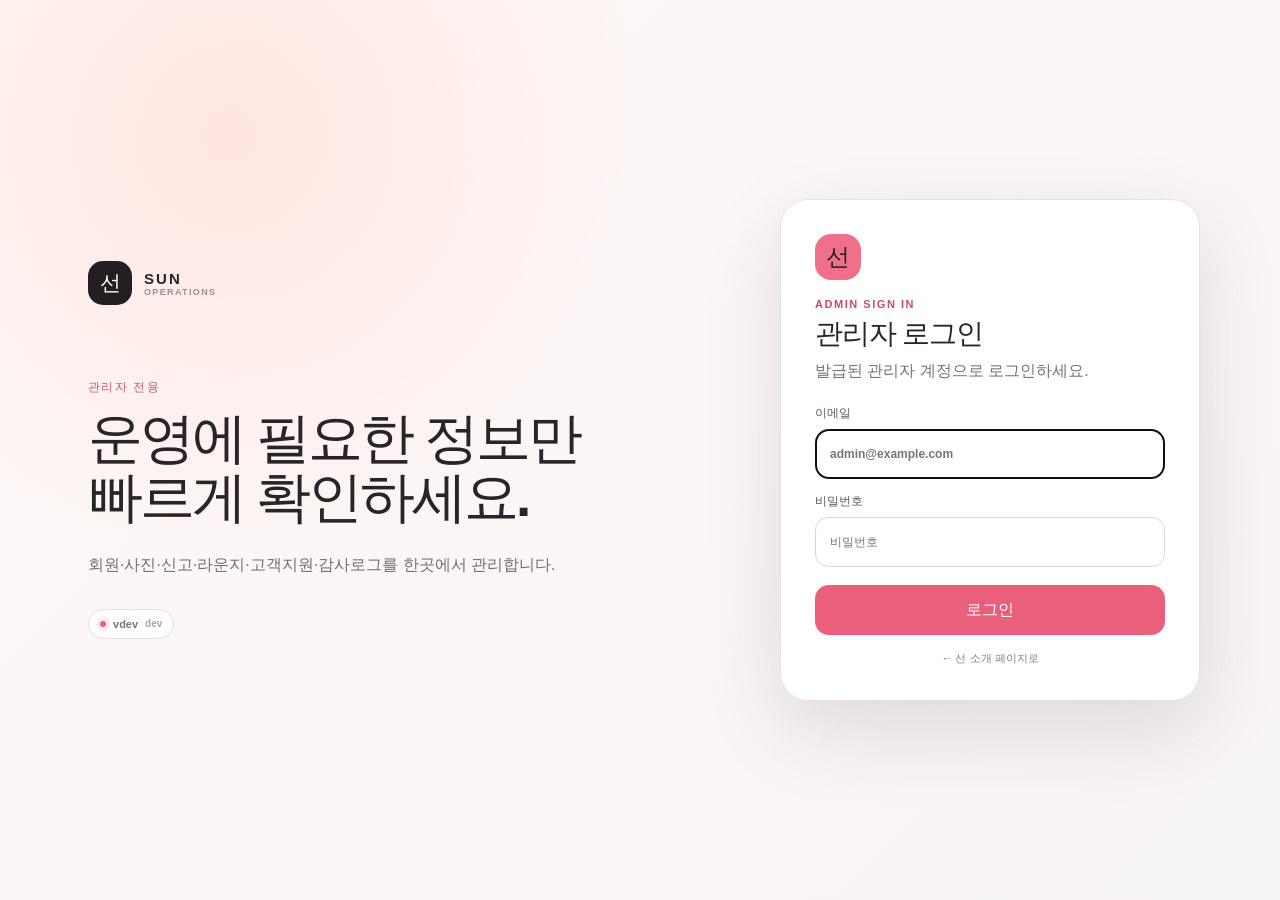
<file: admin/index.html>
<!doctype html>
<html lang="ko">
<head><meta charset="UTF-8"><meta name="viewport" content="width=device-width,initial-scale=1.0"><title>결 관리자</title>  <script type="module" crossorigin src="/admin/assets/index-DH90ZMSg.js"></script>
  <link rel="stylesheet" crossorigin href="/admin/assets/index-vxrM7e3h.css">
</head>
<body><div id="root"></div></body>
</html>
</file>
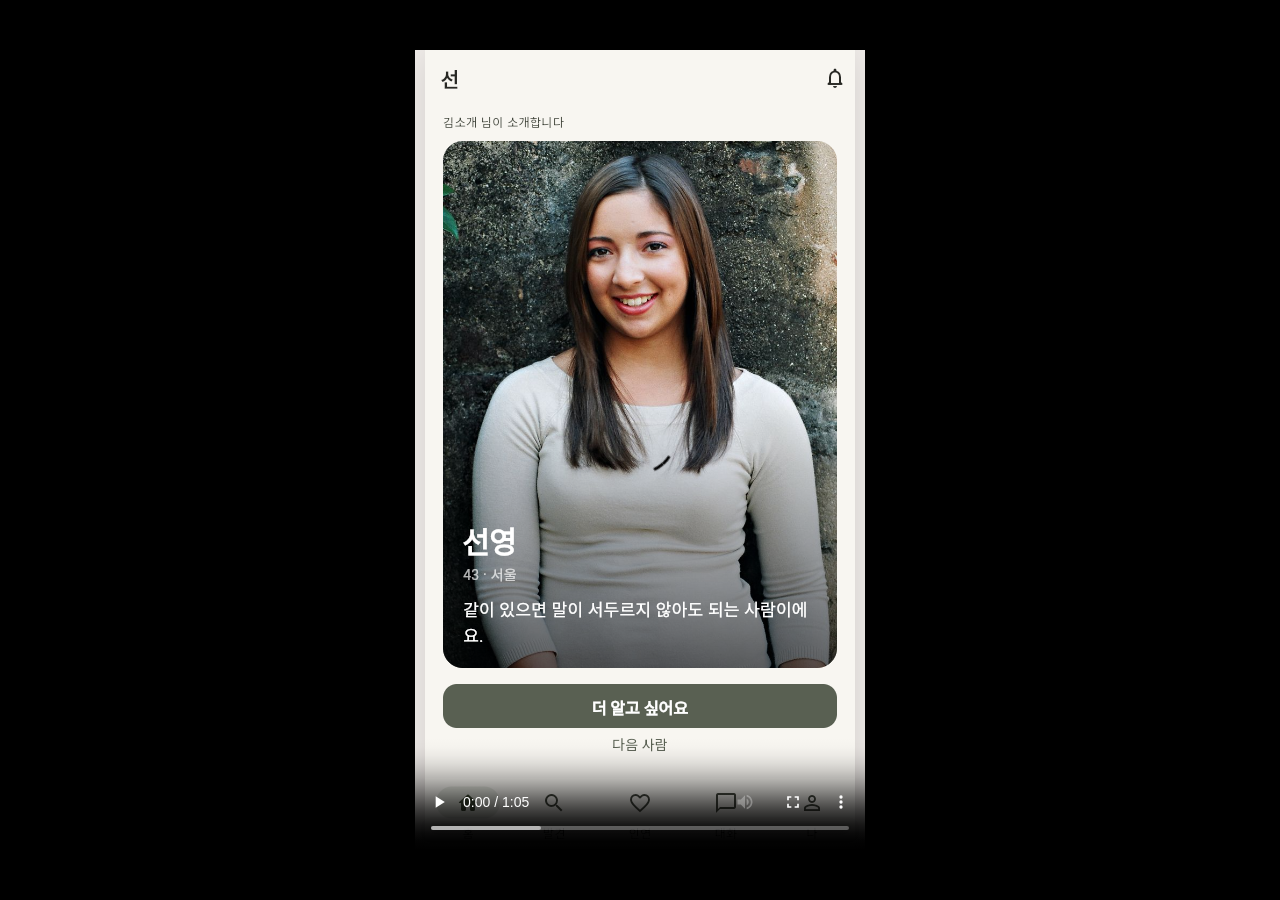
<file: demo/index.html>
<!doctype html>
<html lang="ko">
<head>
  <meta charset="utf-8">
  <meta name="viewport" content="width=device-width,initial-scale=1,viewport-fit=cover">
  <title>SUN Demo</title>
  <style>
    html,body{margin:0;background:#000;color:#fff;height:100%;font-family:-apple-system,BlinkMacSystemFont,"Noto Sans KR",sans-serif}
    body{display:flex;align-items:center;justify-content:center}
    video{width:min(100vw,450px);max-height:100vh;background:#000;object-fit:contain}
  </style>
</head>
<body>
  <video controls autoplay playsinline preload="metadata" poster="./sun-investor-demo.png">
    <source src="./sun-investor-demo.webm" type="video/webm">
  </video>
</body>
</html>
</file>
<file: admin/assets/index-vxrM7e3h.css>
:root{font-family:Pretendard,-apple-system,BlinkMacSystemFont,Segoe UI,sans-serif;color:#29242a;background:#f7f5f7;font-synthesis:none}*{box-sizing:border-box}body{margin:0}button,input{font:inherit}button{cursor:pointer}.shell{display:grid;grid-template-columns:248px minmax(0,1fr);min-height:100vh}aside{position:sticky;top:0;height:100vh;background:#221d23;color:#fff;padding:24px 18px;display:flex;flex-direction:column}.brand{display:flex;align-items:center;gap:12px;padding:4px 8px 28px}.brand>span,.login-mark{display:grid;place-items:center;width:46px;height:46px;border-radius:16px;background:#f06f8b;font-size:24px;font-weight:900}.brand div{display:grid}.brand small{color:#a99fa9;font-size:10px;letter-spacing:1.4px;margin-top:3px}nav{display:grid;gap:6px}nav button,.logout{border:0;background:transparent;color:#c9c0c9;border-radius:12px;padding:12px 14px;text-align:left;display:flex;gap:12px;align-items:center}nav button:hover,nav button.active{background:#3a3039;color:#fff}nav button.active{box-shadow:inset 3px 0 #f06f8b}.logout{margin-top:auto;border:1px solid #4c414b}main{padding:34px;min-width:0}header{display:flex;justify-content:space-between;align-items:center;margin-bottom:26px}.eyebrow{color:#8c818c;margin:0 0 5px;font-size:13px}h1,h2{margin:0;letter-spacing:-.6px}header h1{font-size:30px}.refresh,.search button,.actions button,.row-actions button,.photo-card button{border:1px solid #ded7df;background:#fff;border-radius:11px;min-height:40px;padding:0 14px}.primary{background:#e95f7c!important;color:#fff!important;border-color:#e95f7c!important}.alert{display:flex;justify-content:space-between;align-items:center;background:#fff0f2;color:#9e2440;border:1px solid #ffc7d2;padding:13px 16px;border-radius:13px;margin-bottom:18px}.alert button{border:0;background:transparent;font-size:20px}.metrics{display:grid;grid-template-columns:repeat(4,minmax(0,1fr));gap:14px}.metrics button{background:#fff;border:1px solid #e9e3e9;border-radius:20px;padding:20px;text-align:left;min-height:150px}.metrics span,.metrics small{display:block;color:#7d727d}.metrics strong{display:block;font-size:34px;margin:14px 0}.panel{margin-top:18px;background:linear-gradient(135deg,#fff,#fff4f6);border:1px solid #eadfe3;border-radius:22px;padding:26px;display:flex;justify-content:space-between;gap:40px}.panel p:last-child{max-width:560px;line-height:1.65;color:#665e66}.search{display:flex;gap:8px;margin-bottom:18px}.search input{width:min(420px,100%);min-height:44px;border:1px solid #dcd5dc;border-radius:12px;padding:0 14px;background:#fff}.loading,.empty{min-height:360px;display:grid;place-content:center;text-align:center;color:#887e88;background:#fff;border:1px solid #e9e3e9;border-radius:20px}.empty strong{color:#3d363d;font-size:18px}.empty span{margin-top:8px}.photo-grid{display:grid;grid-template-columns:repeat(4,minmax(0,1fr));gap:16px}.photo-card{background:#fff;border:1px solid #e8e1e8;border-radius:18px;padding:12px;overflow:hidden}.photo-card img{width:100%;aspect-ratio:3/4;object-fit:cover;border-radius:12px;background:#eee}.photo-card>div:not(.actions){display:flex;justify-content:space-between;margin-top:12px}.photo-card p{min-height:42px;color:#7b717b;font-size:13px}.actions,.row-actions{display:flex;gap:7px}.actions button{flex:1}.table-wrap{background:#fff;border:1px solid #e8e2e8;border-radius:18px;overflow:auto}table{width:100%;border-collapse:collapse;min-width:850px}th,td{text-align:left;padding:14px 15px;border-bottom:1px solid #eee9ee;vertical-align:middle}th{font-size:12px;color:#7b727b;background:#fbfafb}td{font-size:14px}.status{display:inline-block;padding:4px 8px;border-radius:999px;background:#eee;font-size:11px;font-weight:800}.status-active,.status-resolved,.status-verified{background:#e4f7ed;color:#187443}.status-open,.status-pending,.status-review{background:#fff2d5;color:#8b5c00}.status-suspended,.status-rejected{background:#ffe3e8;color:#a92b48}.truncate{display:block;max-width:260px;white-space:nowrap;overflow:hidden;text-overflow:ellipsis}.muted{color:#aaa}code{font-size:11px;display:block;max-width:300px;white-space:nowrap;overflow:hidden;text-overflow:ellipsis}.login-page{min-height:100vh;display:grid;place-items:center;background:radial-gradient(circle at top,#ffe4ea,#f7f5f7 55%);padding:20px}.login-card{width:min(430px,100%);background:#fff;border:1px solid #eadfe4;border-radius:28px;padding:34px;box-shadow:0 24px 80px #4b2b361f}.login-card h1{margin-top:22px}.login-card>p{color:#796f79}.login-card label{display:grid;gap:7px;margin:24px 0 16px;font-weight:700}.login-card input{min-height:50px;border:1px solid #dcd4dc;border-radius:13px;padding:0 14px}.login-card>button{width:100%;min-height:50px;border:0;border-radius:14px;font-weight:800}@media(max-width:1100px){.metrics,.photo-grid{grid-template-columns:repeat(2,1fr)}}@media(max-width:760px){.shell{grid-template-columns:1fr}aside{position:static;height:auto;padding:14px}.brand{padding-bottom:12px}nav{display:flex;overflow:auto}nav button{white-space:nowrap}.logout{display:none}main{padding:20px}.panel{display:block}.photo-grid{grid-template-columns:1fr}.metrics{grid-template-columns:1fr 1fr}}.modal-backdrop{position:fixed;top:0;right:0;bottom:0;left:0;z-index:50;background:#1812188f;display:grid;place-items:center;padding:24px}.conversation{width:min(680px,100%);max-height:min(760px,90vh);background:#fff;border-radius:24px;box-shadow:0 30px 90px #140a1247;display:flex;flex-direction:column;overflow:hidden}.conversation-head{padding:22px 24px 18px;border-bottom:1px solid #eee7ed;display:flex;justify-content:space-between;align-items:flex-start}.conversation-head button{border:0;background:#f5f1f4;border-radius:99px;width:38px;height:38px;font-size:23px}.message-list{padding:20px;overflow:auto;display:grid;gap:12px}.message{max-width:82%;padding:13px 15px;border-radius:18px;background:#f4f0f4}.message-admin{justify-self:end;background:#ffe7ed}.message strong{font-size:12px}.message p{margin:5px 0 8px;white-space:pre-wrap;line-height:1.5}.message time{font-size:10px;color:#887e88}.empty.compact{min-height:180px;border:0}.cell-sub{display:block;color:#8a8088;font-size:11px;margin-top:3px}.preview-button{border-color:#f0a0b2!important;color:#b82d50!important;background:#fff7f9!important;font-weight:800}.preview-backdrop{place-items:stretch;padding:18px}.preview-dialog{background:#f8f6f8;border-radius:26px;box-shadow:0 30px 100px #140a1259;display:flex;flex-direction:column;overflow:hidden}.preview-head{display:flex;justify-content:space-between;align-items:center;padding:20px 24px;background:#fff;border-bottom:1px solid #e9e2e8}.preview-layout{display:grid;grid-template-columns:minmax(280px,360px) minmax(420px,1fr);grid-template-rows:auto 1fr;gap:18px;padding:18px;overflow:auto}.preview-notice{background:#2b242b;color:#fff;border-radius:20px;padding:20px;display:grid;gap:8px;align-content:start}.preview-notice span{color:#d0c8cf;line-height:1.55}.preview-notice small{color:#ffb3c3}.preview-alert{grid-column:1;margin:0}.phone-frame{grid-row:1/span 2;grid-column:2;width:min(520px,100%);justify-self:center;background:#fff;border:10px solid #2d272d;border-radius:42px;box-shadow:0 28px 70px #23171f2e;overflow:hidden;min-height:720px;display:flex;flex-direction:column}.phone-top{display:flex;align-items:center;gap:12px;padding:20px 18px 14px;background:linear-gradient(135deg,#ffe5eb,#fff)}.phone-top>span{display:grid;place-items:center;width:42px;height:42px;border-radius:15px;background:#e95f7c;color:#fff;font-weight:900;font-size:21px}.phone-top div{display:grid;flex:1}.phone-top small{color:#7d737c}.phone-top i{font-style:normal;font-size:11px;font-weight:800;background:#2d272d;color:#fff;padding:6px 9px;border-radius:99px}.phone-tabs{display:grid;grid-template-columns:repeat(5,1fr);border-bottom:1px solid #eee7ed}.phone-tabs button{border:0;background:#fff;padding:13px 4px;color:#817780;font-size:12px}.phone-tabs button.active{color:#d94367;font-weight:900;border-bottom:3px solid #e95f7c}.phone-content{flex:1;overflow:auto;background:#fbf9fb;padding:14px}.preview-home{display:grid;gap:14px}.profile-hero{background:#fff;border:1px solid #eee7ed;border-radius:22px;padding:14px;display:flex;gap:14px}.profile-hero img,.avatar-fallback{width:112px;height:144px;object-fit:cover;border-radius:18px;background:#f1e8ed}.avatar-fallback{display:grid;place-items:center;font-size:38px;font-weight:900;color:#c54a69}.profile-hero div:last-child{display:flex;flex-direction:column;align-items:flex-start}.profile-hero strong{font-size:21px}.profile-hero span{font-size:12px;color:#817780;margin:4px 0 10px}.profile-hero p{line-height:1.5;margin:0}.mini-metrics{display:grid;grid-template-columns:repeat(4,1fr);gap:8px}.mini-metrics div{background:#fff;border:1px solid #eee7ed;border-radius:16px;padding:13px 8px;text-align:center}.mini-metrics strong,.mini-metrics span{display:block}.mini-metrics strong{font-size:20px}.mini-metrics span{font-size:10px;color:#857b84;margin-top:4px}.preview-section{background:linear-gradient(135deg,#fff0f4,#fff);border:1px solid #f0d7df;border-radius:18px;padding:18px}.preview-section h3,.preview-section p{margin:0}.preview-section p{margin-top:8px;line-height:1.55;color:#6f666e}.preview-cards{display:grid;gap:10px}.preview-cards h3{margin:2px 0 4px}.preview-cards article{background:#fff;border:1px solid #eee7ed;border-radius:18px;overflow:hidden;display:flex}.preview-cards article>img{width:112px;height:138px;object-fit:cover}.preview-cards article>div{padding:14px;display:grid;gap:5px;align-content:center}.preview-cards article p{margin:3px 0;line-height:1.45}.preview-cards article span{font-size:11px;color:#817780}.preview-empty{background:#fff;border:1px dashed #d9cfd7;border-radius:18px;padding:40px 16px;text-align:center;color:#827881}@media(max-width:900px){.preview-layout{grid-template-columns:1fr}.preview-notice,.preview-alert,.phone-frame{grid-column:1;grid-row:auto}.phone-frame{min-height:640px}.preview-head{align-items:flex-start;gap:16px}.preview-head .row-actions{flex-wrap:wrap}}@media(max-width:560px){.preview-backdrop{padding:0}.preview-dialog{border-radius:0}.preview-layout{padding:8px}.phone-frame{border-width:5px;border-radius:28px}.phone-tabs button{font-size:10px}.mini-metrics{grid-template-columns:1fr 1fr}}.members-toolbar{display:flex;justify-content:space-between;align-items:flex-start;gap:12px}.create-operational{min-height:44px;border:0;border-radius:12px;padding:0 16px}.header-actions{display:flex;gap:9px;align-items:center}.member-name{display:flex;align-items:center;gap:8px;white-space:nowrap}.operational-badge{display:inline-flex;padding:4px 7px;border-radius:99px;background:#2f2830;color:#fff;font-size:10px;font-weight:800}.operational-action{border-color:#8c77d5!important;color:#5940a7!important;background:#f6f2ff!important;font-weight:800}.form-dialog{width:min(800px,100%);max-height:min(880px,94vh);overflow:auto;background:#fff;border-radius:26px;box-shadow:0 30px 90px #140a1247;padding:26px}.form-head{display:flex;justify-content:space-between;gap:20px;align-items:flex-start}.form-head button{width:40px;height:40px;border:0;border-radius:50%;font-size:22px}.form-description{color:#716771;line-height:1.6;margin:14px 0 20px;padding:14px 16px;background:#fff5f7;border:1px solid #f3dfe5;border-radius:15px}.form-grid{display:grid;grid-template-columns:1fr 1fr;gap:15px}.form-field{display:grid;gap:7px;font-size:13px;font-weight:800}.form-field:nth-last-child(-n+2){grid-column:1/-1}.form-field input,.form-field select,.form-field textarea{width:100%;border:1px solid #dcd4dc;border-radius:12px;padding:11px 12px;font:inherit;font-weight:400;background:#fff;resize:vertical}.form-actions{display:flex;justify-content:flex-end;gap:9px;margin-top:22px}.form-actions button{min-height:44px;padding:0 18px;border:1px solid #ddd5dd;border-radius:12px;background:#fff}.compact-action{margin-top:8px!important;min-height:34px!important;border:1px solid #ded7df!important;border-radius:10px!important;padding:0 11px!important;width:max-content}.user-chat{height:100%;min-height:590px;display:flex;flex-direction:column;background:#fff;border-radius:18px;overflow:hidden}.user-chat-head{display:flex;gap:12px;align-items:center;padding:12px;border-bottom:1px solid #eee7ed}.user-chat-head>div{display:grid}.user-chat-head small{color:#817780}.chat-back{border:0;background:#f5f1f4;border-radius:10px;padding:9px 10px}.user-chat-list{flex:1;overflow:auto;padding:14px;display:flex;flex-direction:column;gap:9px;background:#faf8fa}.user-chat-message{max-width:80%;padding:10px 12px;border-radius:16px;background:#eee9ee}.user-chat-message.own{align-self:flex-end;background:#ffe1e8}.user-chat-message.other{align-self:flex-start}.user-chat-message p{margin:0;white-space:pre-wrap;line-height:1.45}.user-chat-message time{display:block;font-size:9px;color:#827881;margin-top:4px}.user-chat-compose{display:grid;grid-template-columns:1fr auto;gap:8px;padding:10px;border-top:1px solid #eee7ed}.user-chat-compose textarea{border:1px solid #dcd4dc;border-radius:12px;padding:9px;resize:none}.user-chat-compose button{border:0;border-radius:12px;padding:0 15px}.read-only-note{padding:12px;background:#fff6dd;color:#775b10;font-size:12px;text-align:center}@media(max-width:760px){.members-toolbar{display:block}.members-toolbar .search{margin-bottom:10px}.form-grid{grid-template-columns:1fr}.form-field:nth-last-child(-n+2){grid-column:auto}.form-dialog{border-radius:0;max-height:100vh;height:100vh}.user-chat{min-height:520px}}.photo-upload-field small{color:#837982;font-weight:500}.photo-upload-preview{width:100%;max-height:220px;object-fit:cover;border-radius:14px;border:1px solid #eadfe5;background:#f3eef1}.connection-dialog{width:min(720px,100%)}.member-picker{display:grid;gap:8px;max-height:330px;overflow:auto;margin:14px 0;padding:4px}.member-picker>button{display:grid;grid-template-columns:auto 1fr auto;align-items:center;gap:12px;width:100%;text-align:left;border:1px solid #e4dde3;background:#fff;border-radius:15px;padding:11px 13px}.member-picker>button:hover,.member-picker>button.selected{border-color:#e95f7c;background:#fff5f7;box-shadow:0 0 0 2px #e95f7c14}.member-picker>button>span:nth-child(2){display:grid;gap:3px}.member-picker>button small{color:#80767f}.member-picker>button i{font-style:normal;font-size:11px;color:#766b75;background:#f4f0f3;padding:5px 7px;border-radius:99px}.picker-avatar{display:grid;place-items:center;width:42px;height:42px;border-radius:14px;background:#ffe1e8;color:#b83254;font-weight:900}.member-picker .empty{min-height:160px}.form-field input[type=file]{padding:8px}.form-field input:disabled{background:#f3f0f2;color:#9a9198}.login-eyebrow{margin:18px 0 5px!important;color:#c84d6c!important;font-size:11px;font-weight:900;letter-spacing:.14em}.demo-account-box{margin:22px 0 10px;padding:15px;border:1px solid #eadfe4;border-radius:16px;background:#faf7f9}.demo-account-head{display:flex;align-items:center;justify-content:space-between;margin-bottom:8px}.demo-account-head label{margin:0!important;font-size:13px}.account-info{display:grid;place-items:center;width:24px;height:24px;border-radius:50%;background:#2d272d;color:#fff;font-size:11px;font-weight:900}.demo-account-box select{width:100%;min-height:48px;border:1px solid #dcd4dc;border-radius:12px;padding:0 12px;background:#fff;font:inherit;font-weight:700;color:#332d33}.demo-account-box small{display:block;margin-top:8px;color:#807680;line-height:1.5}.review-link-loaded{display:grid;gap:3px;margin:-5px 0 14px;padding:11px 12px;border-radius:12px;background:#f0f8f3;color:#2c6440}.review-link-loaded strong{font-size:12px}.review-link-loaded span{font-size:11px}.user-review-entry{display:grid;gap:8px;margin:18px 0 6px;padding:18px;border-radius:16px;background:#fff4f6;border:1px solid #f0dde2}.user-review-entry p{margin:0;color:#746a73;line-height:1.55;font-size:13px}.user-review-entry a{display:flex;align-items:center;justify-content:center;min-height:48px;border-radius:12px;background:#2d272d;color:#fff;text-decoration:none;font-weight:800}.login-home-link{display:block;margin-top:17px;text-align:center;color:#817780;text-decoration:none;font-size:12px}.login-card>button.primary{width:100%;min-height:50px;border:0;border-radius:14px;font-weight:800}.login-page{min-height:100vh;display:grid;place-items:center;padding:44px;background:radial-gradient(circle at 18% 15%,#ffe5e0 0,transparent 33%),linear-gradient(135deg,#fff9f7,#f6f3f5)}.admin-login-layout{width:min(1120px,100%);display:grid;grid-template-columns:minmax(0,1.08fr) minmax(390px,.72fr);gap:70px;align-items:center}.admin-login-intro{padding:32px 8px}.admin-login-brand{display:inline-flex;align-items:center;gap:12px;color:#2a2428;text-decoration:none}.admin-login-brand>span{display:grid;place-items:center;width:44px;height:44px;border-radius:15px;background:#241e22;color:#fff;font-size:21px;font-weight:900}.admin-login-brand>div{display:grid}.admin-login-brand strong{font-size:15px;letter-spacing:.14em}.admin-login-brand small{font-size:9px;color:#9b8f96;letter-spacing:.15em;font-weight:900}.login-kicker{margin:74px 0 13px!important;color:#c6576f!important;font-size:12px!important;font-weight:900;letter-spacing:.12em}.admin-login-intro h1{font-size:clamp(44px,4.3vw,64px);line-height:1.07;letter-spacing:-.055em}.admin-login-intro>p:not(.login-kicker){max-width:560px;margin:24px 0 30px;color:#756b72;line-height:1.75;font-size:16px}.admin-version{display:inline-flex;align-items:center;gap:7px;padding:8px 11px;border:1px solid #e6dde1;border-radius:999px;background:#ffffffb8;font-size:11px;font-weight:800;color:#7f747b}.admin-version i{width:6px;height:6px;border-radius:50%;background:#e95f7c;box-shadow:0 0 0 4px #e95f7c17}.admin-version em{font-style:normal;color:#aea4aa;font-size:10px}.admin-login-layout .login-card{width:100%;padding:34px;border-radius:28px;background:#fffffff5;box-shadow:0 28px 80px #37242e21}.admin-login-layout .login-card h2{margin:4px 0 0;font-size:28px;letter-spacing:-.04em}.admin-login-layout .login-description{margin:8px 0 23px;color:#7a7077}.admin-login-layout .login-card label{margin:0 0 14px;font-size:12px;color:#5f565c}.admin-login-layout .login-card input{min-height:50px}.login-submit{margin-top:4px}.client-review-account{margin-top:19px;padding:15px;border:1px solid #eadfe4;border-radius:16px;background:linear-gradient(135deg,#fff6f8,#fff)}.client-review-account>div{display:flex;align-items:center;gap:8px;margin-bottom:10px}.client-review-account>div strong{font-size:12px}.client-review-account>div small{margin-left:auto;color:#a1959d;font-size:10px}.review-status-dot{width:7px;height:7px;border-radius:50%;background:#e95f7c;box-shadow:0 0 0 4px #e95f7c17}.client-review-account p{display:grid;grid-template-columns:58px 1fr;gap:8px;align-items:center;margin:7px 0}.client-review-account p span{font-size:10px;color:#9d9299}.client-review-account code{font-size:10px;color:#625961;max-width:none}.client-review-account>button{width:100%;min-height:38px;margin-top:7px;border:1px solid #ded4da;border-radius:11px;background:#fff;color:#5c5259;font-size:11px;font-weight:900}.login-home-link{display:block;margin-top:16px;text-align:center;color:#8a7e86;text-decoration:none;font-size:11px}@media(max-width:900px){.login-page{padding:24px}.admin-login-layout{grid-template-columns:1fr;gap:28px;max-width:560px}.admin-login-intro{padding:0}.login-kicker{margin-top:30px!important}.admin-login-intro h1{font-size:42px}.admin-login-intro>p:not(.login-kicker){margin-bottom:18px}}@media(max-width:560px){.login-page{padding:12px;align-items:end}.admin-login-intro{display:none}.admin-login-layout .login-card{border-radius:26px 26px 18px 18px;padding:28px 20px}}.admin-login-layout .demo-account-box{margin:0 0 18px}.admin-login-layout .demo-account-head label{margin:0!important}.admin-login-layout .demo-account-box select{margin:0}.admin-login-layout .demo-account-box small{font-size:10px}.admin-version{white-space:nowrap}.curator-layout{display:grid;grid-template-columns:minmax(280px,360px) minmax(0,1fr);gap:18px;align-items:start}.curator-members{position:sticky;top:18px;max-height:calc(100vh - 36px);overflow:auto}.curator-detail,.curator-editor{display:grid;gap:16px}.curator-section-head{display:flex;align-items:flex-start;justify-content:space-between;gap:16px}.curator-member-list{display:grid;gap:8px;margin-top:14px}.curator-member-list>button{display:grid;grid-template-columns:1fr auto;gap:6px 10px;width:100%;text-align:left;padding:14px;border:1px solid var(--line,#e7dde1);border-radius:14px;background:#fff;cursor:pointer}.curator-member-list>button.selected{border-color:#9d4f68;box-shadow:0 0 0 2px #9d4f681a}.curator-member-list strong{display:block;font-size:15px}.curator-member-list span,.curator-member-list small{display:block;color:#75666d}.curator-member-list small{grid-column:1/-1}.curator-inline{display:grid;grid-template-columns:minmax(160px,1fr) minmax(160px,1fr) auto;gap:10px}.curator-inline input,.curator-inline select{min-height:44px;border:1px solid var(--line,#ded2d7);border-radius:12px;padding:0 12px;background:#fff}.curator-history,.claim-list,.media-list{display:grid;gap:10px;margin-top:14px}.curator-history article,.claim-list article,.media-list article{padding:13px 14px;border:1px solid var(--line,#eadfe3);border-radius:12px;background:#fff}.curator-history article span,.media-list article span,.media-list article small{display:block;color:#75666d;margin-top:4px}.claim-list article{display:flex;gap:12px;align-items:flex-start}.claim-list article>div{min-width:0}.claim-list p,.curator-history p{margin:5px 0 0;white-space:pre-wrap}.check-field{display:flex;gap:8px;align-items:center;padding:12px 4px}.review-panel{border:1px solid rgba(157,79,104,.3);background:linear-gradient(180deg,#fff,#fff8fa)}@media(max-width:980px){.curator-layout{grid-template-columns:1fr}.curator-members{position:static;max-height:none}.curator-inline{grid-template-columns:1fr}}
</file>
